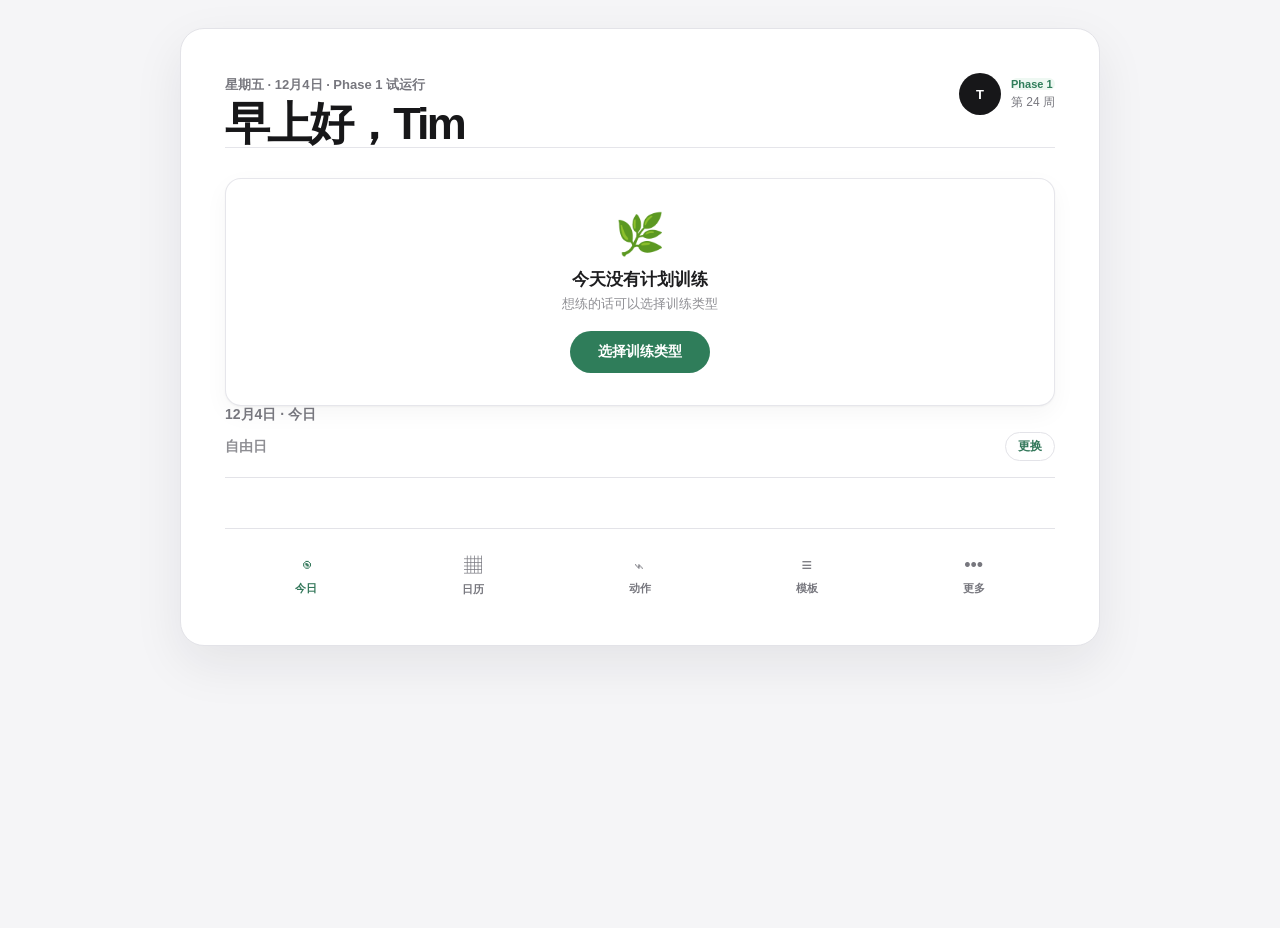
<file: index.html>
<!DOCTYPE html>
<html lang="zh-CN">
<head>
<meta charset="UTF-8">
<meta name="viewport" content="width=device-width, initial-scale=1.0, viewport-fit=cover">
<meta name="apple-mobile-web-app-capable" content="yes">
<meta name="apple-mobile-web-app-status-bar-style" content="black-translucent">
<meta name="apple-mobile-web-app-title" content="健身">
<meta name="theme-color" id="app-theme-color" content="#f5f5f7">
<title>Tim · 健身</title>
<link rel="stylesheet" href="style.css?v=20260913.2">
<link rel="manifest" href="manifest.json?v=20260913.2">
</head>
<body>

<div class="app-shell">
<div class="app-main">
<header class="app-top hdr">
  <div>
    <div class="app-kicker hdr-sub" id="hdr-sub"></div>
    <h1 class="app-title hdr-title">早上好，Tim</h1>
  </div>
  <div class="profile">
    <span class="avatar">T</span>
    <div>
      <span class="phase-chip" id="phase-chip"></span>
      <span class="profile-week" id="profile-week"></span>
    </div>
  </div>
  <div id="hdr-stats" hidden></div>
</header>

<main id="tab-today" class="tab-pane active">
  <div id="today-content"></div>
</main>

<main id="tab-cal" class="tab-pane">
  <div id="cal-content"></div>
</main>

<main id="tab-exercises" class="tab-pane">
  <div id="exercises-content"></div>
</main>

<main id="tab-templates" class="tab-pane">
  <div id="templates-content"></div>
</main>

<main id="tab-more" class="tab-pane">
  <div id="prog-content"></div>
</main>

<nav class="bottom-nav tab-bar" aria-label="主导航">
  <button class="nav-item tab active" data-tab="today"><b>◉</b><span>今日</span></button>
  <button class="nav-item tab" data-tab="cal"><b>▦</b><span>日历</span></button>
  <button class="nav-item tab" data-tab="exercises"><b>⌁</b><span>动作</span></button>
  <button class="nav-item tab" data-tab="templates"><b>≡</b><span>模板</span></button>
  <button class="nav-item tab" data-tab="more"><b>•••</b><span>更多</span></button>
</nav>
</div>
</div>

<!-- 动作说明弹窗 -->
<div class="sheet-ov" id="ex-modal-ov">
  <div class="sheet" id="ex-modal">
    <div class="sheet-handle"></div>
    <button class="sheet-close" id="ex-modal-close">×</button>
    <div id="ex-modal-body"></div>
  </div>
</div>

<!-- 完成确认单 -->
<div class="sheet-ov" id="complete-ov">
  <div class="sheet sheet-tall" id="complete-sheet">
    <div class="sheet-handle"></div>
    <div class="sheet-hdr">
      <div class="sheet-title">今日记录确认</div>
      <button class="sheet-close-sm" onclick="closeSheet('complete-ov')">×</button>
    </div>
    <div id="complete-body"></div>
  </div>
</div>

<!-- 模板选择 -->
<div class="sheet-ov" id="tmpl-ov">
  <div class="sheet" id="tmpl-sheet">
    <div class="sheet-handle"></div>
    <div class="sheet-title">选择今日训练</div>
    <div id="tmpl-pick-body"></div>
  </div>
</div>

<!-- 添加动作 -->
<div class="sheet-ov" id="add-ex-ov">
  <div class="sheet" id="add-ex-sheet">
    <div class="sheet-handle"></div>
    <div class="sheet-hdr">
      <div class="sheet-title">添加动作</div>
      <button class="sheet-close-sm" onclick="closeSheet('add-ex-ov')">×</button>
    </div>
    <div id="add-ex-list"></div>
  </div>
</div>

<!-- 编辑模板 -->
<div class="sheet-ov" id="tmpl-edit-ov">
  <div class="sheet sheet-tall" id="tmpl-edit-sheet">
    <div class="sheet-handle"></div>
    <div class="sheet-hdr">
      <div class="sheet-title">编辑训练模板</div>
      <button class="sheet-close-sm" onclick="closeSheet('tmpl-edit-ov')">×</button>
    </div>
    <div id="tmpl-edit-body"></div>
  </div>
</div>

<div class="toast" id="toast"></div>

<script src="version.js?v=20260913.2"></script>
<script src="data.js?v=20260913.2"></script>
<script src="app.js?v=20260913.2"></script>
<script>
if ('serviceWorker' in navigator) {
  navigator.serviceWorker.register('./sw.js').then(reg => {
    window.ftcSwReg = reg;
    reg.addEventListener('updatefound', () => {
      const worker = reg.installing;
      if (!worker) return;
      worker.addEventListener('statechange', () => {
        if (worker.state === 'installed' && navigator.serviceWorker.controller && window.onAppUpdateReady) {
          window.onAppUpdateReady(worker);
        }
      });
    });
  });
  navigator.serviceWorker.addEventListener('controllerchange', () => {
    if (window.ftcRefreshing) return;
    window.ftcRefreshing = true;
    window.location.reload();
  });
}
</script>
</body>
</html>
</file>
<file: style.css>
:root {
  --bg: #f5f5f7;
  --card: #ffffff;
  --bdr: #e5e5ea;
  --bdr2: #d1d1d6;
  --h1: #1d1d1f;
  --h2: #2f7d5a;
  --h3: #34c759;
  --tx: #1d1d1f;
  --tx2: #3a3a3c;
  --mu: #8e8e93;
  --gn: #2f7d5a;
  --gn2: #34c759;
  --gnl: #eef8f2;
  --bl: #0a84ff;
  --bll: #eaf4ff;
  --am: #ff9f0a;
  --aml: #fff6e5;
  --rd: #ff3b30;
  --rdl: #fff0ef;
  --br: #8e6e53;
  --brl: #f6f1ed;
  --gy: #6e6e73;
  --gyl: #f2f2f7;
  --shadow: 0 1px 2px rgba(0,0,0,.04), 0 8px 24px rgba(0,0,0,.04);
  --shadow2: 0 18px 44px rgba(0,0,0,.16);
  --r: 16px;
  --r2: 12px;
  --safe-b: env(safe-area-inset-bottom, 0px);
}

* { box-sizing: border-box; margin: 0; padding: 0; -webkit-tap-highlight-color: transparent; }
html { height: 100%; }
body {
  background: var(--bg);
  color: var(--tx);
  font-family: -apple-system, 'PingFang SC', 'Microsoft YaHei', sans-serif;
  font-size: 15px;
  min-height: 100%;
  padding-bottom: calc(60px + var(--safe-b));
}
button { font-family: inherit; cursor: pointer; border: none; }
input, textarea, select { font-family: inherit; font-size: inherit; }

/* ── HEADER ─────────────────────────────────── */
.hdr {
  background: linear-gradient(135deg, #173b2b 0%, #2d6a4f 70%, #63b58d 100%);
  color: #fff;
  padding: 56px 20px 16px;
  padding-top: max(56px, calc(44px + env(safe-area-inset-top)));
}
.hdr-top { display: flex; justify-content: space-between; align-items: flex-start; }
.hdr-title { font-size: 22px; font-weight: 800; letter-spacing: -.3px; }
.hdr-sub { font-size: 12px; opacity: .75; margin-top: 3px; }
.phase-chip {
  background: rgba(255,255,255,.18);
  border: 1px solid rgba(255,255,255,.35);
  border-radius: 20px;
  padding: 4px 12px;
  font-size: 12px;
  font-weight: 700;
  white-space: nowrap;
}
.hdr-stats {
  display: flex;
  gap: 0;
  margin-top: 14px;
  background: rgba(0,0,0,.15);
  border-radius: 10px;
  overflow: hidden;
}
.stat {
  flex: 1;
  padding: 10px 0;
  text-align: center;
  border-right: 1px solid rgba(255,255,255,.1);
  display: flex;
  flex-direction: column;
  align-items: center;
  gap: 3px;
}
.stat:last-child { border-right: none; }
.stat-v { font-size: 20px; font-weight: 800; line-height: 1; }
.stat-l { font-size: 9px; opacity: .7; text-transform: uppercase; letter-spacing: .5px; }

/* ── TAB BAR ─────────────────────────────────── */
.tab-bar {
  background: #fff;
  border-bottom: 1px solid var(--bdr);
  display: flex;
  position: sticky;
  top: 0;
  z-index: 50;
}
.tab {
  flex: 1;
  padding: 13px 0;
  text-align: center;
  font-size: 14px;
  font-weight: 700;
  color: var(--mu);
  border-bottom: 2.5px solid transparent;
  background: none;
  transition: all .15s;
}
.tab.active { color: var(--gn); border-bottom-color: var(--gn); }

/* ── TAB PANES ───────────────────────────────── */
.tab-pane { display: none; }
.tab-pane.active { display: block; }

/* ── TODAY TAB ───────────────────────────────── */
.today-wrap { padding: 14px 16px 16px; }

.today-hdr {
  background: var(--card);
  border: 1px solid var(--bdr);
  border-radius: var(--r);
  padding: 14px 16px;
  margin-bottom: 12px;
  box-shadow: var(--shadow);
}
.today-date { font-size: 13px; color: var(--mu); font-weight: 600; margin-bottom: 8px; }
.tmpl-row { display: flex; align-items: center; gap: 10px; flex-wrap: wrap; }
.tmpl-badge {
  display: inline-flex;
  align-items: center;
  gap: 5px;
  font-size: 15px;
  font-weight: 800;
  padding: 4px 12px;
  border-radius: 20px;
  color: #fff;
}
.tmpl-badge.bg-gn { background: var(--gn); }
.tmpl-badge.bg-bl { background: var(--bl); }
.tmpl-badge.bg-rd { background: var(--rd); }
.tmpl-badge.bg-am { background: var(--am); }
.tmpl-badge.bg-br { background: var(--br); }
.tmpl-badge.bg-gy { background: var(--gy); }
.jeff-rec {
  font-size: 11px;
  color: var(--am);
  font-weight: 700;
  background: var(--aml);
  padding: 2px 8px;
  border-radius: 10px;
}
.user-tmpl-chip,
.mini-chip {
  font-size: 10px;
  color: var(--bl);
  font-weight: 800;
  background: var(--bll);
  padding: 2px 7px;
  border-radius: 999px;
}
.mini-chip { margin-left: 6px; }
.switch-btn {
  margin-left: auto;
  font-size: 12px;
  font-weight: 700;
  color: var(--gn);
  background: var(--gnl);
  border: 1.5px solid var(--bdr2);
  border-radius: 20px;
  padding: 5px 12px;
}
.today-date-row {
  display: flex;
  align-items: center;
  gap: 10px;
}
.back-today-btn {
  font-size: 12px;
  font-weight: 700;
  color: var(--bl);
  background: var(--bll);
  border: none;
  border-radius: 20px;
  padding: 4px 11px;
  white-space: nowrap;
}

.no-tmpl-card {
  background: var(--card);
  border: 1.5px solid var(--bdr);
  border-radius: var(--r);
  padding: 32px 20px;
  text-align: center;
  box-shadow: var(--shadow);
}
.no-tmpl-icon { font-size: 40px; margin-bottom: 10px; }
.no-tmpl-text { font-size: 17px; font-weight: 800; color: var(--tx); margin-bottom: 4px; }
.no-tmpl-sub { font-size: 13px; color: var(--mu); margin-bottom: 18px; }
.btn-pick-tmpl {
  background: var(--gn);
  color: #fff;
  font-size: 14px;
  font-weight: 800;
  padding: 12px 28px;
  border-radius: 24px;
}

/* ── WARNING BAR ─────────────────────────────── */
.warn-bar {
  display: flex;
  gap: 8px;
  align-items: flex-start;
  background: var(--aml);
  border: 1.5px solid #f59e0b;
  border-radius: var(--r2);
  padding: 10px 14px;
  font-size: 12px;
  color: #92400e;
  margin-bottom: 12px;
  line-height: 1.4;
}

.module-summary {
  display: flex;
  gap: 6px;
  flex-wrap: wrap;
  margin: 4px 0 10px;
}
.module-summary span {
  background: #fff;
  border: 1px solid var(--bdr);
  color: var(--tx2);
  border-radius: 999px;
  padding: 4px 9px;
  font-size: 11px;
  font-weight: 700;
}
.today-tools {
  display: grid;
  grid-template-columns: repeat(3, 1fr);
  gap: 8px;
  margin-bottom: 10px;
}
.today-tools button {
  background: #fff;
  border: 1px solid var(--bdr);
  color: var(--tx2);
  border-radius: 10px;
  padding: 9px 6px;
  font-size: 12px;
  font-weight: 800;
}
.today-progress-line {
  display: flex;
  justify-content: space-between;
  color: var(--mu);
  font-size: 11px;
  font-weight: 700;
  margin: 2px 0 12px;
}

/* ── SECTION HEADER ──────────────────────────── */
.sec-hdr {
  display: flex;
  align-items: center;
  gap: 8px;
  margin: 16px 0 8px;
}
.sec-dot { width: 4px; height: 18px; border-radius: 2px; flex-shrink: 0; }
.sec-dot-gn { background: var(--gn); }
.sec-dot-bl { background: var(--bl); }
.sec-dot-rd { background: var(--rd); }
.sec-dot-am { background: var(--am); }
.sec-dot-br { background: var(--br); }
.sec-title { display: flex; flex-direction: column; gap: 1px; }
.sec-title span { font-size: 10px; font-weight: 800; text-transform: uppercase; letter-spacing: .7px; color: var(--mu); }
.sec-title strong { font-size: 14px; font-weight: 800; color: var(--tx); letter-spacing: 0; }

/* ── EXERCISE CARD ───────────────────────────── */
.ex-card {
  background: var(--card);
  border: 1px solid var(--bdr);
  border-radius: var(--r2);
  padding: 12px 13px;
  margin-bottom: 8px;
  box-shadow: var(--shadow);
  display: flex;
  align-items: center;
  gap: 10px;
}
.ex-main { flex: 1; min-width: 0; }
.ex-name { font-size: 15px; font-weight: 700; color: var(--tx); }
.ex-meta { font-size: 12px; color: var(--mu); margin-top: 3px; }
.ex-note { font-size: 11px; color: var(--am); margin-top: 4px; font-style: italic; }
.ex-btns { display: flex; gap: 6px; flex-shrink: 0; align-items: center; }
.ex-q-btn {
  min-width: 42px;
  height: 34px;
  border-radius: 17px;
  background: var(--gnl);
  border: 1px solid var(--bdr2);
  color: var(--gn);
  font-size: 12px;
  font-weight: 800;
  display: flex;
  align-items: center;
  justify-content: center;
}
.ex-link-btn {
  height: 32px;
  border-radius: 16px;
  background: var(--bll);
  color: var(--bl);
  border: 1px solid #b7d2f2;
  padding: 0 9px;
  font-size: 12px;
  font-weight: 800;
}
.ex-rm-btn {
  width: 32px;
  height: 32px;
  border-radius: 50%;
  background: var(--gyl);
  border: 1.5px solid #b0bec5;
  color: var(--gy);
  font-size: 14px;
  display: flex;
  align-items: center;
  justify-content: center;
}

/* ── BOTTOM ACTIONS ──────────────────────────── */
.rest-note {
  text-align: center;
  font-size: 12px;
  color: var(--mu);
  margin: 16px 0 10px;
  background: var(--gnl);
  border-radius: var(--r2);
  padding: 9px 14px;
}

.removed-bar {
  display: flex;
  align-items: center;
  justify-content: space-between;
  background: var(--gyl);
  border-radius: var(--r2);
  padding: 9px 14px;
  font-size: 12px;
  color: var(--gy);
  margin: 8px 0;
}
.removed-bar button {
  font-size: 12px;
  font-weight: 700;
  color: var(--gn);
  background: none;
  text-decoration: underline;
}

.add-ex-btn {
  width: 100%;
  border: 2px dashed var(--bdr2);
  border-radius: var(--r2);
  padding: 12px;
  font-size: 14px;
  font-weight: 700;
  color: var(--gn);
  background: var(--gnl);
  margin: 10px 0;
}

.complete-btn {
  width: 100%;
  background: var(--gn);
  color: #fff;
  font-size: 17px;
  font-weight: 800;
  padding: 18px;
  border-radius: var(--r);
  margin-top: 6px;
  letter-spacing: .3px;
  box-shadow: 0 4px 16px rgba(45,106,79,.35);
}
.complete-btn.done {
  background: var(--h1);
  box-shadow: none;
  font-size: 15px;
}

/* ── SHEETS / MODALS ─────────────────────────── */
.sheet-ov {
  position: fixed;
  inset: 0;
  background: rgba(16,31,24,.46);
  z-index: 200;
  display: none;
  align-items: flex-end;
  justify-content: center;
}
.sheet-ov.open { display: flex; }

.sheet {
  background: #fff;
  border-radius: 20px 20px 0 0;
  width: 100%;
  max-width: 520px;
  max-height: 85vh;
  overflow-y: auto;
  padding: 0 20px calc(20px + var(--safe-b));
  position: relative;
  box-shadow: var(--shadow2);
  -webkit-overflow-scrolling: touch;
}
.sheet-tall { max-height: 92vh; }

.sheet-handle {
  width: 38px;
  height: 4px;
  border-radius: 2px;
  background: var(--bdr2);
  margin: 14px auto 18px;
}
.sheet-close {
  position: absolute;
  top: 16px;
  right: 16px;
  background: var(--gyl);
  border-radius: 50%;
  width: 30px;
  height: 30px;
  font-size: 18px;
  color: var(--tx2);
  display: flex;
  align-items: center;
  justify-content: center;
}
.sheet-hdr {
  display: flex;
  align-items: center;
  justify-content: space-between;
  margin-bottom: 14px;
}
.sheet-title {
  font-size: 17px;
  font-weight: 800;
  color: var(--tx);
  margin-bottom: 14px;
}
.sheet-hdr .sheet-title { margin-bottom: 0; }
.sheet-close-sm {
  width: 30px;
  height: 30px;
  border-radius: 50%;
  background: var(--gyl);
  font-size: 18px;
  color: var(--tx2);
  display: flex;
  align-items: center;
  justify-content: center;
  flex-shrink: 0;
}

/* ── EX MODAL CONTENT ────────────────────────── */
.m-name { font-size: 20px; font-weight: 800; margin-bottom: 2px; }
.m-type { font-size: 13px; color: var(--mu); margin-bottom: 14px; }
.muscle-chips { display: flex; gap: 6px; flex-wrap: wrap; margin-bottom: 14px; }
.mc-chip { padding: 4px 10px; border-radius: 12px; font-size: 11px; font-weight: 700; }
.mc-p { background: var(--rdl); color: var(--rd); }
.mc-s { background: var(--aml); color: var(--am); }
.m-sec-title { font-size: 10px; font-weight: 800; text-transform: uppercase; letter-spacing: .7px; color: var(--mu); margin: 14px 0 8px; }
.purpose-box {
  background: var(--gnl);
  border: 1px solid var(--bdr2);
  border-radius: var(--r2);
  padding: 10px 12px;
  color: var(--tx2);
  font-size: 13px;
  line-height: 1.5;
  margin-bottom: 12px;
}
.purpose-box .m-sec-title { margin: 0 0 5px; color: var(--gn); }
.tech-ul, .err-ul { list-style: none; }
.tech-ul li, .err-ul li { display: flex; gap: 8px; padding: 7px 0; border-bottom: 1px solid #f5f5f5; font-size: 13px; line-height: 1.5; }
.t-n { min-width: 22px; height: 22px; border-radius: 50%; display: flex; align-items: center; justify-content: center; font-size: 10px; font-weight: 800; color: #fff; flex-shrink: 0; margin-top: 1px; }
.t-ng { background: var(--gn); }
.t-na { background: var(--am); }
.m-warn-box { background: var(--rdl); border-radius: var(--r2); padding: 10px 14px; font-size: 13px; color: #c62828; margin-top: 12px; }
.video-link-btn {
  display: flex;
  align-items: center;
  gap: 8px;
  background: #fff;
  color: var(--tx);
  border: 1px solid var(--bdr);
  border-radius: var(--r2);
  padding: 10px 14px;
  font-size: 13px;
  font-weight: 700;
  text-decoration: none;
  margin-bottom: 8px;
  flex: 1;
}
.video-link-btn span {
  color: var(--bl);
  font-size: 11px;
  min-width: 52px;
}
.video-link-btn strong {
  font-size: 13px;
  font-weight: 800;
  overflow-wrap: anywhere;
}
.link-panel { margin-top: 14px; }
.link-panel-hdr { display: flex; align-items: center; justify-content: space-between; }
.mini-action {
  background: var(--gnl);
  color: var(--gn);
  border: 1px solid var(--bdr2);
  border-radius: 999px;
  padding: 6px 10px;
  font-size: 12px;
  font-weight: 800;
}
.video-link-row { display: flex; gap: 8px; align-items: stretch; }
.link-del-btn {
  background: var(--gyl);
  color: var(--gy);
  border-radius: var(--r2);
  padding: 0 10px;
  font-size: 12px;
  font-weight: 800;
  margin-bottom: 8px;
}
.link-empty {
  background: var(--bg);
  border: 1px dashed var(--bdr2);
  border-radius: var(--r2);
  padding: 12px;
  color: var(--mu);
  font-size: 13px;
}
.link-form {
  grid-template-columns: 1fr;
  gap: 8px;
  margin-top: 10px;
}
.link-form input,
.link-form select {
  border: 1px solid var(--bdr2);
  border-radius: var(--r2);
  padding: 10px 12px;
  color: var(--tx);
  background: #fff;
}
.link-form button {
  background: var(--gn);
  color: #fff;
  border-radius: var(--r2);
  padding: 12px;
  font-weight: 800;
}

/* ── TEMPLATE PICKER ─────────────────────────── */
.tmpl-options { display: grid; gap: 10px; }
.tmpl-opt-btn {
  display: flex;
  align-items: center;
  gap: 12px;
  background: var(--card);
  border: 1px solid var(--bdr);
  border-radius: var(--r);
  padding: 14px 16px;
  text-align: left;
  transition: all .15s;
}
.tmpl-opt-btn.active-gn { border-color: var(--gn); background: var(--gnl); }
.tmpl-opt-btn.active-bl { border-color: var(--bl); background: var(--bll); }
.tmpl-opt-btn.active-rd { border-color: var(--rd); background: var(--rdl); }
.tmpl-opt-btn.active-am { border-color: var(--am); background: var(--aml); }
.tmpl-opt-btn.active-br { border-color: var(--br); background: var(--brl); }
.to-icon { font-size: 24px; }
.to-text { flex: 1; }
.to-label { font-size: 15px; font-weight: 800; }
.to-sub { font-size: 12px; color: var(--mu); margin-top: 2px; }
.tmpl-opt-rest {
  display: flex;
  align-items: center;
  justify-content: center;
  gap: 8px;
  background: var(--gyl);
  border: 2px solid #b0bec5;
  border-radius: var(--r);
  padding: 14px;
  color: var(--gy);
  font-size: 14px;
  font-weight: 700;
}

/* ── COMPLETION SHEET ────────────────────────── */
.cs-date { font-size: 13px; color: var(--mu); font-weight: 600; margin-bottom: 14px; }
.cs-sec-title { font-size: 11px; font-weight: 800; text-transform: uppercase; letter-spacing: .6px; color: var(--mu); margin: 14px 0 8px; }
.cs-ex-row {
  background: var(--bg);
  border-radius: var(--r2);
  padding: 11px 13px;
  margin-bottom: 8px;
}
.cs-ex-name { font-size: 14px; font-weight: 700; margin-bottom: 8px; }
.cs-fields { display: flex; gap: 8px; flex-wrap: wrap; }
.cs-field { display: flex; align-items: center; gap: 5px; }
.cs-inp {
  width: 68px;
  border: 1.5px solid var(--bdr2);
  border-radius: 8px;
  padding: 7px 8px;
  font-size: 14px;
  font-weight: 700;
  text-align: center;
  color: var(--tx);
  background: #fff;
}
.cs-inp:focus { outline: none; border-color: var(--gn); }
.cs-inp-sm { width: 50px; }
.cs-unit { font-size: 12px; color: var(--mu); font-weight: 600; }

.lumbar-wrap { margin: 6px 0 12px; }
.lr-row { display: flex; gap: 4px; flex-wrap: wrap; margin-bottom: 5px; }
.lr-btn {
  width: 30px;
  height: 30px;
  border-radius: 50%;
  border: 1.5px solid var(--bdr2);
  background: #fff;
  font-size: 11px;
  font-weight: 800;
  color: var(--mu);
  display: flex;
  align-items: center;
  justify-content: center;
}
.lr-btn.al { background: var(--gn); border-color: var(--gn); color: #fff; }
.lr-btn.am { background: var(--am); border-color: var(--am); color: #fff; }
.lr-btn.ah { background: var(--rd); border-color: var(--rd); color: #fff; }
.lr-legend { font-size: 10px; color: var(--mu); }

.cs-notes {
  width: 100%;
  border: 1.5px solid var(--bdr2);
  border-radius: var(--r2);
  padding: 10px;
  font-size: 14px;
  color: var(--tx);
  resize: none;
  min-height: 60px;
  margin-bottom: 14px;
}
.cs-notes:focus { outline: none; border-color: var(--gn); }

.cs-save-btn {
  width: 100%;
  background: var(--gn);
  color: #fff;
  font-size: 16px;
  font-weight: 800;
  padding: 16px;
  border-radius: var(--r);
  box-shadow: 0 4px 14px rgba(45,106,79,.3);
}

/* ── ADD EXERCISE SHEET ──────────────────────── */
.add-ex-item {
  display: flex;
  flex-direction: column;
  padding: 13px 4px;
  border-bottom: 1px solid var(--bdr);
  cursor: pointer;
}
.add-ex-item:active { background: var(--gnl); border-radius: var(--r2); }
.add-ex-name { font-size: 15px; font-weight: 700; color: var(--tx); }
.add-ex-tl { font-size: 12px; color: var(--mu); margin-top: 2px; }
.add-ex-empty { text-align: center; padding: 30px; color: var(--mu); font-size: 14px; }

/* ── TEMPLATE EDITOR ─────────────────────────── */
.tmpl-edit-note {
  background: var(--gnl);
  color: var(--gn);
  border-radius: var(--r2);
  padding: 10px 12px;
  font-size: 12px;
  font-weight: 700;
  margin-bottom: 12px;
}
.te-sec {
  border: 1px solid var(--bdr);
  border-radius: var(--r);
  overflow: hidden;
  margin-bottom: 12px;
  background: #fff;
}
.te-sec-title {
  display: flex;
  justify-content: space-between;
  gap: 8px;
  background: var(--bg);
  padding: 10px 12px;
  font-size: 12px;
  font-weight: 900;
  color: var(--tx);
}
.te-sec-title span { color: var(--mu); font-weight: 700; }
.te-row {
  display: flex;
  align-items: center;
  justify-content: space-between;
  gap: 8px;
  padding: 11px 12px;
  border-top: 1px solid var(--bdr);
}
.te-name { font-size: 14px; font-weight: 800; color: var(--tx); }
.te-meta { font-size: 11px; color: var(--mu); margin-top: 2px; }
.te-actions { display: flex; gap: 5px; flex-shrink: 0; }
.te-actions button {
  min-width: 32px;
  height: 30px;
  border-radius: 8px;
  background: var(--gyl);
  color: var(--tx2);
  font-size: 12px;
  font-weight: 800;
}
.te-add {
  display: grid;
  grid-template-columns: 1fr;
  gap: 8px;
  background: var(--bg);
  border-radius: var(--r);
  padding: 12px;
  margin: 12px 0;
}
.te-add select {
  border: 1px solid var(--bdr2);
  border-radius: 9px;
  padding: 10px;
  background: #fff;
}
.te-add button {
  background: var(--bl);
  color: #fff;
  border-radius: 9px;
  padding: 11px;
  font-weight: 800;
}

/* ── CALENDAR TAB ─────────────────────────────── */
.cal-wrap { padding: 14px 14px; }
.cal-wday-hdr { display: grid; grid-template-columns: repeat(7,1fr); gap: 5px; margin-bottom: 4px; }
.wh { text-align: center; font-size: 10px; font-weight: 700; color: var(--mu); padding: 3px 0; }
.cal-week { display: grid; grid-template-columns: repeat(7,1fr); gap: 5px; margin-bottom: 5px; }

.dc {
  background: var(--card);
  border: 1.5px solid var(--bdr);
  border-radius: 10px;
  padding: 8px 5px 7px;
  min-height: 70px;
  cursor: pointer;
  position: relative;
  display: flex;
  flex-direction: column;
  align-items: center;
  overflow: hidden;
  transition: box-shadow .15s;
}
.dc::before { content: ''; position: absolute; top: 0; left: 0; right: 0; height: 3px; background: var(--bdr2); }
.dc.tA::before  { background: var(--gn); }
.dc.tB::before  { background: var(--bl); }
.dc.tC::before  { background: var(--rd); }
.dc.tS::before  { background: var(--am); }
.dc.today { border-color: var(--gn); border-width: 2px; }
.dc.done-day { background: var(--gnl); }
.dc.empty { background: transparent; border-color: transparent; cursor: default; pointer-events: none; }
.dc-num { font-size: 14px; font-weight: 800; }
.dc-badge { font-size: 14px; margin-top: 4px; }
.dc-module { font-size: 10px; font-weight: 800; color: var(--tx2); margin-top: 6px; line-height: 1.1; }
.dc-done { font-size: 12px; position: absolute; bottom: 5px; right: 5px; }
.dc-label { font-size: 9px; font-weight: 700; color: var(--mu); margin-top: 2px; }

/* ── PROGRESS TAB ─────────────────────────────── */
.prog-wrap { padding: 14px 16px; }

.data-hero {
  background: linear-gradient(135deg, #ffffff 0%, #edf8f0 100%);
  border: 1px solid var(--bdr);
  border-radius: var(--r);
  padding: 16px;
  margin-bottom: 14px;
  box-shadow: var(--shadow);
  display: flex;
  align-items: flex-start;
  justify-content: space-between;
  gap: 14px;
}
.data-kicker {
  color: var(--gn);
  font-size: 11px;
  font-weight: 800;
  letter-spacing: .3px;
}
.data-title {
  color: var(--tx);
  font-size: 20px;
  font-weight: 900;
  margin-top: 3px;
}
.data-sub {
  color: var(--tx2);
  font-size: 12px;
  line-height: 1.45;
  margin-top: 4px;
}
.data-date {
  min-width: 76px;
  border-radius: var(--r2);
  background: var(--gn);
  color: #fff;
  padding: 10px 8px;
  text-align: center;
}
.data-date span { display: block; font-size: 14px; font-weight: 900; }
.data-date small { display: block; font-size: 9px; opacity: .78; margin-top: 2px; }

.prog-summary {
  display: grid;
  grid-template-columns: repeat(4, 1fr);
  background: var(--card);
  border: 1.5px solid var(--bdr);
  border-radius: var(--r);
  overflow: hidden;
  margin-bottom: 14px;
  box-shadow: var(--shadow);
}
.ps-item {
  padding: 12px 4px;
  text-align: center;
  border-right: 1px solid var(--bdr);
  display: flex;
  flex-direction: column;
  gap: 4px;
}
.ps-item:last-child { border-right: none; }
.ps-v { font-size: 18px; font-weight: 800; color: var(--tx); }
.ps-l { font-size: 9px; color: var(--mu); text-transform: uppercase; letter-spacing: .4px; }

.hm-card {
  background: var(--card);
  border: 1.5px solid var(--bdr);
  border-radius: var(--r);
  padding: 14px 16px;
  margin-bottom: 14px;
  box-shadow: var(--shadow);
}
.hm-title { font-size: 13px; font-weight: 800; margin-bottom: 10px; }
.hm-legend { display: flex; gap: 10px; flex-wrap: wrap; font-size: 11px; color: var(--mu); margin-bottom: 10px; align-items: center; }
.hm-legend-dot { display: inline-block; width: 10px; height: 10px; border-radius: 3px; }
.hm-gn      { background: var(--gn); }
.hm-bl      { background: var(--bl); }
.hm-rd      { background: var(--rd); }
.hm-am      { background: var(--am); }
.hm-br      { background: var(--br); }
.hm-planned { background: var(--bdr2); }
.hm-rest    { background: transparent; border: 1px solid var(--bdr); }
.hm-grid {
  display: grid;
  grid-template-columns: repeat(7, 1fr);
  gap: 5px;
}
.hm-day {
  aspect-ratio: 1;
  border-radius: 6px;
  background: var(--gyl);
  display: flex;
  flex-direction: column;
  align-items: center;
  justify-content: center;
  font-size: 9px;
  position: relative;
}
.hm-day.done-gn { background: var(--gn); color: #fff; }
.hm-day.done-bl { background: var(--bl); color: #fff; }
.hm-day.done-rd { background: var(--rd); color: #fff; }
.hm-day.done-am { background: var(--am); color: #fff; }
.hm-day.done-br { background: var(--br); color: #fff; }
.hm-day.planned { background: var(--bdr2); }
.hm-day.rest { background: transparent; border: 1px dashed var(--bdr); }
.hm-num { font-size: 9px; font-weight: 700; }
.hm-check { font-size: 9px; }

.goal-card,
.phase-card,
.sport-card,
.backup-card {
  background: var(--card);
  border: 1.5px solid var(--bdr);
  border-radius: var(--r);
  padding: 16px;
  margin-bottom: 14px;
  box-shadow: var(--shadow);
}
.section-head {
  display: flex;
  justify-content: space-between;
  gap: 12px;
  align-items: flex-start;
  margin-bottom: 12px;
}
.muted-line {
  color: var(--mu);
  font-size: 11px;
  line-height: 1.45;
  margin-top: -5px;
}
.goal-list {
  display: grid;
  gap: 10px;
}
.goal-row {
  border: 1px solid var(--bdr);
  border-radius: var(--r2);
  padding: 11px;
  display: grid;
  grid-template-columns: minmax(76px, .8fr) minmax(0, 1.2fr) minmax(0, 1.4fr) auto;
  gap: 8px;
  align-items: center;
}
.goal-name { color: var(--tx); font-size: 13px; font-weight: 900; }
.goal-target { color: var(--tx2); font-size: 12px; line-height: 1.35; }
.goal-metric { color: var(--mu); font-size: 11px; line-height: 1.35; }
.goal-row button,
.backup-actions button {
  background: var(--gnl);
  color: var(--gn);
  border: 1px solid var(--bdr2);
  border-radius: 999px;
  padding: 7px 11px;
  font-size: 12px;
  font-weight: 800;
}
.metric-grid {
  display: grid;
  grid-template-columns: repeat(2, 1fr);
  gap: 10px;
  margin-bottom: 14px;
}
.metric-card {
  background: var(--card);
  border: 1px solid var(--bdr);
  border-radius: var(--r2);
  padding: 12px;
  box-shadow: var(--shadow);
}
.metric-card span {
  display: block;
  color: var(--tx);
  font-size: 15px;
  font-weight: 900;
  line-height: 1.35;
}
.metric-card small {
  display: block;
  color: var(--mu);
  font-size: 10px;
  margin-top: 3px;
}
.pain-grid,
.sport-grid {
  display: grid;
  grid-template-columns: repeat(5, 1fr);
  gap: 9px;
  margin-bottom: 10px;
}
.sport-grid { grid-template-columns: repeat(3, 1fr); }
.pain-grid label,
.sport-grid label {
  display: flex;
  flex-direction: column;
  gap: 5px;
  color: var(--mu);
  font-size: 10px;
  font-weight: 800;
}
.pain-grid input,
.sport-grid input,
.sport-grid select {
  border: 1px solid var(--bdr2);
  border-radius: 8px;
  color: var(--tx);
  padding: 9px 8px;
  min-width: 0;
  background: #fff;
}
.mini-history {
  color: var(--mu);
  font-size: 11px;
  line-height: 1.45;
  margin-top: 9px;
}
.backup-stats {
  display: flex;
  gap: 8px;
  flex-wrap: wrap;
  margin-bottom: 12px;
}
.backup-stats span {
  background: var(--gnl);
  color: var(--gn);
  border-radius: 999px;
  padding: 5px 9px;
  font-size: 11px;
  font-weight: 800;
}
.sync-note {
  border: 1px solid var(--bdr);
  border-radius: var(--r2);
  padding: 10px 11px;
  margin-bottom: 12px;
  display: grid;
  gap: 5px;
  color: var(--tx2);
  font-size: 12px;
  line-height: 1.45;
  background: #fff;
}
.sync-note strong {
  color: var(--tx);
  font-size: 12px;
}
.backup-actions {
  display: flex;
  gap: 10px;
  flex-wrap: wrap;
}
.hidden { display: none !important; }



.checkin-card {
  background: var(--card);
  border: 1.5px solid var(--bdr);
  border-radius: var(--r);
  padding: 16px;
  margin-bottom: 14px;
  box-shadow: var(--shadow);
}
.posture-card {
  background: var(--card);
  border: 1px solid var(--bdr);
  border-radius: var(--r);
  padding: 16px;
  margin-bottom: 14px;
  box-shadow: var(--shadow);
}
.posture-hdr {
  display: flex;
  align-items: flex-start;
  justify-content: space-between;
  gap: 10px;
  margin-bottom: 12px;
}
.posture-sub {
  color: var(--mu);
  font-size: 11px;
  line-height: 1.4;
  margin-top: -6px;
}
.posture-grid {
  display: grid;
  grid-template-columns: 1fr 1fr;
  gap: 10px;
}
.posture-grid label {
  display: flex;
  flex-direction: column;
  gap: 5px;
  color: var(--mu);
  font-size: 11px;
  font-weight: 800;
}
.posture-grid input {
  border: 1px solid var(--bdr2);
  border-radius: 8px;
  padding: 9px 10px;
  font-size: 13px;
  color: var(--tx);
}
.posture-notes { margin-top: 10px; }
.posture-actions {
  background: var(--gnl);
  color: var(--gn);
  border-radius: var(--r2);
  padding: 9px 11px;
  font-size: 12px;
  line-height: 1.45;
  font-weight: 700;
}
.cc-title { font-size: 14px; font-weight: 800; margin-bottom: 12px; }
.cc-grid { display: grid; grid-template-columns: 1fr 1fr; gap: 10px; margin-bottom: 10px; }
.cc-field { display: flex; flex-direction: column; gap: 4px; }
.cc-field label { font-size: 10px; font-weight: 700; color: var(--mu); }
.cc-field input {
  border: 1.5px solid var(--bdr2);
  border-radius: 8px;
  padding: 9px 10px;
  font-size: 14px;
  color: var(--tx);
}
.cc-field input:focus { outline: none; border-color: var(--gn); }
.cc-notes {
  width: 100%;
  border: 1.5px solid var(--bdr2);
  border-radius: 8px;
  padding: 9px 10px;
  font-size: 13px;
  color: var(--tx);
  resize: none;
  min-height: 50px;
  margin-bottom: 10px;
}
.cc-notes:focus { outline: none; border-color: var(--gn); }
.btn-save {
  background: var(--gn);
  color: #fff;
  font-size: 13px;
  font-weight: 800;
  padding: 10px 20px;
  border-radius: 20px;
}

.history-card {
  background: var(--card);
  border: 1.5px solid var(--bdr);
  border-radius: var(--r);
  overflow: hidden;
  box-shadow: var(--shadow);
  margin-bottom: 14px;
}
.history-hdr { padding: 12px 16px; border-bottom: 1px solid var(--bdr); font-size: 13px; font-weight: 800; }
.history-table { width: 100%; border-collapse: collapse; font-size: 12px; }
.history-table th { background: var(--gnl); color: var(--gn); font-size: 10px; font-weight: 700; text-transform: uppercase; padding: 8px 12px; text-align: left; }
.history-table td { padding: 9px 12px; border-bottom: 1px solid var(--bdr); color: var(--tx2); }
.history-table tr:last-child td { border-bottom: none; }
.history-empty { text-align: center; padding: 24px; color: var(--mu); font-size: 13px; }

/* ── TOAST ─────────────────────────────────────── */
.toast {
  position: fixed;
  bottom: calc(28px + var(--safe-b));
  left: 50%;
  transform: translateX(-50%);
  background: var(--h1);
  color: #fff;
  padding: 11px 22px;
  border-radius: 22px;
  font-size: 14px;
  font-weight: 700;
  z-index: 400;
  opacity: 0;
  transition: opacity .25s;
  pointer-events: none;
  white-space: nowrap;
}
.toast.show { opacity: 1; }

/* ── DIET TAB ──────────────────────────────────── */
.diet-wrap { padding: 0 0 16px; }

.diet-nav {
  display: flex;
  align-items: center;
  justify-content: space-between;
  padding: 12px 16px;
  background: #fff;
  border-bottom: 1px solid var(--bdr);
  position: sticky;
  top: 0;
  z-index: 10;
}
.diet-nav-btn {
  width: 36px;
  height: 36px;
  border-radius: 50%;
  background: var(--gnl);
  border: 1.5px solid var(--bdr2);
  font-size: 20px;
  color: var(--gn);
  display: flex;
  align-items: center;
  justify-content: center;
  font-weight: 700;
}
.diet-nav-date {
  font-size: 16px;
  font-weight: 800;
  color: var(--tx);
}
.diet-nav-today {
  font-size: 11px;
  color: var(--mu);
  text-align: center;
  margin-top: 1px;
}

.diet-body { padding: 12px 16px; }

.diet-ai-tip {
  background: var(--aml);
  border: 1.5px solid #fbbf24;
  border-radius: var(--r2);
  padding: 10px 14px;
  font-size: 12px;
  color: #92400e;
  margin-bottom: 14px;
  line-height: 1.5;
}

/* 餐次卡片 */
.meal-card {
  background: var(--card);
  border: 1.5px solid var(--bdr);
  border-radius: var(--r);
  margin-bottom: 12px;
  box-shadow: var(--shadow);
  overflow: hidden;
}
.meal-hdr {
  display: flex;
  align-items: center;
  justify-content: space-between;
  padding: 12px 14px;
  border-bottom: 1px solid var(--bdr);
  background: var(--gnl);
}
.meal-hdr-left {
  display: flex;
  align-items: center;
  gap: 8px;
}
.meal-icon { font-size: 18px; }
.meal-name { font-size: 14px; font-weight: 800; color: var(--tx); }
.meal-time { font-size: 10px; color: var(--mu); margin-top: 1px; }
.meal-cal-badge {
  font-size: 12px;
  font-weight: 700;
  color: var(--gn);
  background: #fff;
  border: 1.5px solid var(--bdr2);
  border-radius: 20px;
  padding: 3px 10px;
}

.meal-body { padding: 12px 14px; }

.meal-note-inp {
  width: 100%;
  border: 1.5px solid var(--bdr2);
  border-radius: var(--r2);
  padding: 9px 12px;
  font-size: 13px;
  color: var(--tx);
  resize: none;
  min-height: 52px;
  background: var(--bg);
}
.meal-note-inp:focus { outline: none; border-color: var(--gn); background: #fff; }

.meal-cal-row {
  display: flex;
  align-items: center;
  gap: 8px;
  margin-top: 8px;
}
.meal-cal-row label { font-size: 11px; font-weight: 700; color: var(--mu); }
.meal-cal-inp {
  width: 80px;
  border: 1.5px solid var(--bdr2);
  border-radius: 8px;
  padding: 6px 8px;
  font-size: 13px;
  font-weight: 700;
  text-align: center;
  color: var(--tx);
  background: var(--bg);
}
.meal-cal-inp:focus { outline: none; border-color: var(--gn); background: #fff; }

/* 今日汇总 */
.diet-summary {
  display: flex;
  gap: 0;
  background: var(--card);
  border: 1.5px solid var(--bdr);
  border-radius: var(--r);
  overflow: hidden;
  margin-bottom: 14px;
  box-shadow: var(--shadow);
}
.diet-sum-item {
  flex: 1;
  padding: 12px 6px;
  text-align: center;
  border-right: 1px solid var(--bdr);
}
.diet-sum-item:last-child { border-right: none; }
.diet-sum-v { font-size: 19px; font-weight: 800; color: var(--tx); }
.diet-sum-l { font-size: 9px; color: var(--mu); text-transform: uppercase; letter-spacing: .4px; margin-top: 2px; }
.diet-sum-v.highlight { color: var(--gn); }

/* 饮水 */
.water-card {
  background: var(--card);
  border: 1.5px solid var(--bdr);
  border-radius: var(--r);
  padding: 14px 16px;
  margin-bottom: 12px;
  box-shadow: var(--shadow);
}
.water-title { font-size: 14px; font-weight: 800; margin-bottom: 10px; }
.water-cups { display: flex; gap: 8px; flex-wrap: wrap; margin-bottom: 6px; }
.water-cup {
  width: 38px;
  height: 38px;
  border-radius: 50%;
  border: 2px solid var(--bdr2);
  background: #fff;
  font-size: 18px;
  cursor: pointer;
  display: flex;
  align-items: center;
  justify-content: center;
  transition: all .15s;
  -webkit-tap-highlight-color: transparent;
}
.water-cup.filled { background: var(--bll); border-color: var(--bl); }
.water-note { font-size: 11px; color: var(--mu); }

/* scrollbar */
::-webkit-scrollbar { width: 3px; }
::-webkit-scrollbar-track { background: transparent; }
::-webkit-scrollbar-thumb { background: var(--bdr2); border-radius: 2px; }

@media (max-width: 430px) {
  .today-tools { grid-template-columns: 1fr; }
  .posture-grid { grid-template-columns: 1fr; }
  .prog-summary { grid-template-columns: repeat(2, 1fr); }
  .data-hero { flex-direction: column; }
  .data-date { width: 100%; }
  .goal-row { grid-template-columns: 1fr; }
  .metric-grid { grid-template-columns: 1fr; }
  .pain-grid { grid-template-columns: repeat(2, 1fr); }
  .sport-grid { grid-template-columns: 1fr 1fr; }
}


/* ── Apple white UI refinement ───────────────── */
body {
  background:
    radial-gradient(circle at 50% -20%, rgba(255,255,255,.95), transparent 320px),
    var(--bg);
  color: var(--tx);
  -webkit-font-smoothing: antialiased;
  text-rendering: optimizeLegibility;
}

button { transition: transform .14s ease, background .14s ease, border-color .14s ease, opacity .14s ease; }
button:active { transform: scale(.98); }

.hdr {
  background: rgba(255,255,255,.92);
  color: var(--tx);
  border-bottom: 1px solid rgba(229,229,234,.9);
  box-shadow: var(--shadow);
  backdrop-filter: blur(18px);
}
.hdr-title { color: var(--tx); letter-spacing: 0; }
.hdr-sub { color: var(--mu); opacity: 1; }
.phase-chip {
  color: var(--gn);
  background: var(--gnl);
  border-color: rgba(47,125,90,.18);
}
.hdr-stats {
  background: #f9f9fb;
  border: 1px solid var(--bdr);
  border-radius: 18px;
}
.stat { border-right-color: var(--bdr); }
.stat-v { color: var(--tx); }
.stat-l { color: var(--mu); opacity: 1; letter-spacing: .2px; }

.tab-bar {
  background: rgba(255,255,255,.9);
  backdrop-filter: blur(18px);
}
.tab {
  color: var(--mu);
  border-bottom-width: 3px;
}
.tab.active { color: var(--tx); border-bottom-color: var(--gn); }

.today-wrap,
.prog-wrap,
.diet-body,
.cal-wrap { max-width: 760px; margin: 0 auto; }

.today-hdr,
.no-tmpl-card,
.ex-card,
.meal-card,
.water-card,
.diet-summary,
.data-hero,
.prog-summary,
.hm-card,
.goal-card,
.phase-card,
.sport-card,
.backup-card,
.checkin-card,
.posture-card,
.history-card {
  border: 1px solid rgba(229,229,234,.95);
  box-shadow: var(--shadow);
}

.today-hdr {
  border-radius: 20px;
  padding: 16px;
}
.tmpl-badge {
  color: var(--tx);
  background: #f2f2f7 !important;
  border: 1px solid var(--bdr);
}
.tmpl-badge.bg-gn { box-shadow: inset 4px 0 0 var(--gn); }
.tmpl-badge.bg-bl { box-shadow: inset 4px 0 0 var(--bl); }
.tmpl-badge.bg-rd { box-shadow: inset 4px 0 0 var(--rd); }
.tmpl-badge.bg-am { box-shadow: inset 4px 0 0 var(--am); }
.tmpl-badge.bg-br { box-shadow: inset 4px 0 0 var(--br); }
.tmpl-badge.bg-gy { box-shadow: inset 4px 0 0 var(--gy); }
.jeff-rec,
.user-tmpl-chip,
.mini-chip {
  background: #f2f2f7;
  color: var(--gy);
  border: 1px solid var(--bdr);
}
.switch-btn,
.back-today-btn,
.mini-action,
.goal-row button,
.backup-actions button {
  background: #fff;
  color: var(--gn);
  border: 1px solid var(--bdr);
}
.module-summary span {
  background: #fff;
  color: var(--gy);
  border-color: var(--bdr);
}

.today-maintenance {
  background: rgba(255,255,255,.78);
  border: 1px solid var(--bdr);
  border-radius: var(--r2);
  margin: 0 0 10px;
  overflow: hidden;
}
.today-maintenance summary {
  list-style: none;
  cursor: pointer;
  padding: 10px 12px;
  color: var(--mu);
  font-size: 12px;
  font-weight: 800;
}
.today-maintenance summary::-webkit-details-marker { display: none; }
.today-maintenance summary::after { content: '展开'; float: right; color: var(--gn); }
.today-maintenance[open] summary::after { content: '收起'; }
.today-maintenance .today-tools {
  margin: 0;
  padding: 0 10px 10px;
}
.today-tools button {
  background: #f9f9fb;
  color: var(--gy);
  border-color: var(--bdr);
}

.sec-dot { width: 3px; height: 20px; }
.ex-card {
  border-radius: 18px;
  padding: 14px;
}
.ex-name { font-size: 16px; letter-spacing: 0; }
.ex-meta { color: var(--gy); }
.ex-note { color: #c76b00; font-style: normal; }
.ex-q-btn,
.ex-link-btn,
.ex-rm-btn {
  border-color: var(--bdr);
  box-shadow: none;
}
.ex-q-btn { background: #f9f9fb; color: var(--tx); }
.ex-link-btn { background: var(--bll); color: var(--bl); }
.ex-rm-btn { background: #f9f9fb; color: var(--gy); }
.rest-note,
.add-ex-btn {
  background: #fff;
  border-color: var(--bdr);
  color: var(--gy);
}
.complete-btn,
.btn-save,
.cs-save-btn,
.link-form button {
  background: var(--tx);
  box-shadow: none;
}
.complete-btn.done { background: var(--gn); }

.sheet-ov { background: rgba(0,0,0,.32); }
.sheet {
  border: 1px solid rgba(255,255,255,.7);
  border-radius: 24px 24px 0 0;
}
.sheet-close,
.sheet-close-sm {
  background: #f2f2f7;
  color: var(--gy);
}
.purpose-box,
.tmpl-edit-note,
.posture-actions {
  background: #f9f9fb;
  border-color: var(--bdr);
  color: var(--tx2);
}
.m-warn-box {
  background: #fff6f5;
  border: 1px solid rgba(255,59,48,.18);
}

.cal-wrap { padding-top: 18px; }
.cal-wday-hdr,
.cal-week { gap: 7px; }
.dc {
  border: 1px solid var(--bdr);
  border-radius: 14px;
  box-shadow: none;
  background: #fff;
}
.dc::before { height: 2px; }
.dc.today {
  border-color: var(--tx);
  border-width: 1.5px;
}
.dc.done-day { background: #f9f9fb; }
.dc-done { color: var(--gn); }

.tmpl-opt-btn .to-icon {
  width: 42px;
  height: 42px;
  display: inline-flex;
  align-items: center;
  justify-content: center;
  flex: 0 0 auto;
  border-radius: 12px;
  background: #f2f2f7;
  color: var(--tx);
  font-size: 15px;
  font-weight: 850;
  letter-spacing: 0;
}
.tmpl-opt-btn.active-bl .to-icon { background: var(--bll); color: var(--bl); }
.tmpl-opt-btn.active-rd .to-icon { background: var(--rdl); color: var(--rd); }
.tmpl-opt-btn.active-am .to-icon { background: var(--aml); color: #bb7100; }
.tmpl-opt-btn.active-gn .to-icon { background: var(--gnl); color: var(--gn); }

.diet-nav {
  background: rgba(255,255,255,.9);
  backdrop-filter: blur(18px);
}
.diet-nav-btn {
  background: #fff;
  border-color: var(--bdr);
  color: var(--tx);
}
.diet-ai-tip {
  background: #fffaf0;
  border: 1px solid rgba(255,159,10,.35);
  color: #8a4f00;
}
.meal-hdr {
  background: #f9f9fb;
}
.meal-cal-badge {
  color: var(--tx);
  border-color: var(--bdr);
}
.meal-note-inp,
.meal-cal-inp {
  background: #fff;
  border-color: var(--bdr);
}

.data-hero {
  background: #fff;
  border-radius: 20px;
}
.data-kicker { color: var(--mu); }
.data-date {
  background: #f2f2f7;
  color: var(--tx);
}
.metric-card {
  background: #fff;
  border-color: var(--bdr);
}
.backup-stats span {
  background: #f2f2f7;
  color: var(--gy);
}
.sync-note {
  background: #f9f9fb;
  border-color: var(--bdr);
}
.history-table th {
  background: #f9f9fb;
  color: var(--gy);
}

@media (max-width: 430px) {
  .hdr { padding-left: 16px; padding-right: 16px; }
  .ex-card { align-items: flex-start; }
  .ex-btns { gap: 5px; }
  .ex-q-btn { min-width: 38px; }
  .ex-rm-btn { width: 30px; height: 30px; }
}

/* ── 日夜视觉系统 · 2026.08.30 ─────────────── */
body { transition: background-color .28s ease, color .28s ease; }
body[data-theme="day"] {
  --bg: #f5f5f7; --card: #ffffff; --bdr: #e5e5ea; --bdr2: #d1d1d6;
  --h1: #1d1d1f; --h2: #2f7d5a; --h3: #34c759; --tx: #1d1d1f; --tx2: #3a3a3c;
  --mu: #8e8e93; --gn: #2f7d5a; --gn2: #34c759; --gnl: #eef8f2;
  --bl: #0a84ff; --bll: #eaf4ff; --shadow: 0 1px 2px rgba(0,0,0,.04), 0 8px 24px rgba(0,0,0,.04);
}
body[data-theme="day"] .hdr { background: #fff; color: var(--tx); border-bottom: 1px solid var(--bdr); }
body[data-theme="day"] .hdr-sub, body[data-theme="day"] .stat-l { color: var(--mu); opacity: 1; }
body[data-theme="day"] .phase-chip { color: var(--gn); background: var(--gnl); border-color: #cfe7d7; }
body[data-theme="day"] .hdr-stats { background: #f5f5f7; }
body[data-theme="day"] .stat { border-color: var(--bdr); }
body[data-theme="day"] .stat-v { color: var(--tx); }

body[data-theme="night"] {
  --bg: #0c0d0f; --card: #17191d; --bdr: #292d33; --bdr2: #3a4048;
  --h1: #f5f7f8; --h2: #b8f36b; --h3: #b8f36b; --tx: #f5f7f8; --tx2: #d3d8dd;
  --mu: #8f969e; --gn: #b8f36b; --gn2: #b8f36b; --gnl: #27311e;
  --bl: #6bd5ff; --bll: #172c35; --am: #ffb454; --aml: #3b2d19;
  --rd: #ff7d73; --rdl: #3b201f; --gy: #a9afb6; --gyl: #202328;
  --shadow: 0 18px 44px rgba(0,0,0,.24); --shadow2: 0 24px 60px rgba(0,0,0,.45);
}
body[data-theme="night"] .hdr { background: linear-gradient(135deg, #101511 0%, #18241a 70%, #263d25 100%); }
body[data-theme="night"] .tab-bar { background: rgba(23,25,29,.94); border-color: var(--bdr); }
body[data-theme="night"] .tab { color: var(--mu); }
body[data-theme="night"] .tab.active { color: var(--gn); border-color: var(--gn); }
body[data-theme="night"] .today-hdr, body[data-theme="night"] .no-tmpl-card, body[data-theme="night"] .ex-card,
body[data-theme="night"] .metric-card, body[data-theme="night"] .data-hero, body[data-theme="night"] .cc-card,
body[data-theme="night"] .backup-card, body[data-theme="night"] .sync-note, body[data-theme="night"] .history-table,
body[data-theme="night"] .progress-card { background: var(--card); border-color: var(--bdr); box-shadow: var(--shadow); }
body[data-theme="night"] .today-tools button, body[data-theme="night"] .module-summary span,
body[data-theme="night"] .add-ex-btn, body[data-theme="night"] .data-date, body[data-theme="night"] .backup-stats span { background: #202328; border-color: var(--bdr); color: var(--tx2); }
body[data-theme="night"] .ex-card, body[data-theme="night"] .exercise-row, body[data-theme="night"] .metric-card,
body[data-theme="night"] input, body[data-theme="night"] textarea, body[data-theme="night"] select { background: #1d2024; color: var(--tx); border-color: var(--bdr2); }
body[data-theme="night"] .sec-title, body[data-theme="night"] .data-sub, body[data-theme="night"] .muted-line,
body[data-theme="night"] .history-empty, body[data-theme="night"] .tmpl-edit-note { color: var(--mu); }
body[data-theme="night"] .diet-nav, body[data-theme="night"] .meal-hdr, body[data-theme="night"] .meal-note-inp,
body[data-theme="night"] .meal-cal-inp { background: var(--card); border-color: var(--bdr); color: var(--tx); }

/* 首页结构对齐设计预览：训练状态先于动作清单 */
.hdr { max-width: 820px; margin: 18px auto 0; padding: 30px 34px 0; background: transparent; border: 0; box-shadow: none; }
.hdr-title { font-size: 34px; letter-spacing: -.06em; }
.hdr-stats { display: none; }
.today-wrap { max-width: 820px; padding: 18px 20px 36px; display:flex; flex-direction:column; }
.today-wrap > .session-hero { order:1; }
.today-wrap > .today-metrics { order:2; }
.today-wrap > .today-hdr { order:3; }
.today-wrap > .module-summary { order:4; }
.today-wrap > .today-maintenance { order:5; }
.today-wrap > .today-progress-line { order:6; }
.today-wrap > .warn-bar { order:7; }
.today-wrap > .sec-hdr, .today-wrap > .ex-card, .today-wrap > .removed-bar,
.today-wrap > .rest-note, .today-wrap > .add-ex-btn, .today-wrap > .complete-btn { order:8; }
.today-hdr { padding: 20px; border-radius: 24px; }
.today-date { font-size: 14px; }
.tmpl-badge { font-size: 16px; padding: 7px 14px; border-radius: 14px; }
.session-hero { display:grid; grid-template-columns:minmax(0,1fr) 132px; gap:18px; align-items:center; margin:0 0 14px; padding:24px; border-radius:22px; background:var(--gnl); border:1px solid transparent; }
.session-kicker { color:var(--gn); font-size:11px; font-weight:850; letter-spacing:.12em; }
.session-copy h2 { margin:7px 0 7px; color:var(--tx); font-size:28px; letter-spacing:-.06em; }
.session-copy p { margin:0; color:var(--mu); font-size:13px; line-height:1.55; }
.progress-ring { width:116px; height:116px; margin:auto; display:grid; place-content:center; text-align:center; border-radius:50%; background:conic-gradient(var(--gn) 0 var(--progress), rgba(142,142,147,.2) var(--progress) 100%); position:relative; }
.progress-ring::after { content:""; position:absolute; inset:9px; border-radius:50%; background:var(--card); }
.progress-ring strong, .progress-ring span { position:relative; z-index:1; }
.progress-ring strong { font-size:25px; letter-spacing:-.05em; }
.progress-ring span { margin-top:2px; color:var(--mu); font-size:10px; }
.today-metrics { display:grid; grid-template-columns:repeat(3,1fr); gap:9px; margin-bottom:24px; }
.today-metrics > div { padding:14px 15px; border:1px solid var(--bdr); border-radius:16px; background:var(--card); }
.today-metrics strong { display:block; color:var(--tx); font-size:21px; letter-spacing:-.05em; }
.today-metrics span { display:block; margin-top:3px; color:var(--mu); font-size:11px; }
.module-summary { margin-top:0; }
body[data-theme="night"] .session-hero { background:linear-gradient(135deg,#1b2819,#17201b); border-color:#35452e; }
body[data-theme="night"] .progress-ring::after { background:var(--card); }
body[data-theme="night"] .today-metrics > div { background:#17191d; border-color:var(--bdr); }
body[data-theme="night"] .today-hdr, body[data-theme="night"] .today-metrics > div { box-shadow:var(--shadow); }
body[data-theme="day"] .session-hero { background:var(--gnl); }
@media (max-width:430px) {
  .today-wrap { padding-left:14px; padding-right:14px; }
  .session-hero { grid-template-columns:1fr 104px; padding:18px; }
  .session-copy h2 { font-size:24px; }
  .progress-ring { width:92px; height:92px; }
  .progress-ring strong { font-size:20px; }
}

/* ── 正式 UI：严格采用 design-preview.html ───── */
:root {
  --preview-panel: #fff;
  --preview-panel-2: #f0f0f2;
  --preview-ink: #171719;
  --preview-muted: #77777e;
  --preview-line: #e3e3e8;
  --preview-accent: #34785b;
  --preview-accent-soft: #e7f2eb;
  --preview-radius: 24px;
  --preview-shadow: 0 18px 50px rgba(25,25,35,.08);
}
body[data-theme="night"] {
  --preview-panel: #17191d;
  --preview-panel-2: #111316;
  --preview-ink: #f5f7f8;
  --preview-muted: #8f969e;
  --preview-line: #292d33;
  --preview-accent: #b8f36b;
  --preview-accent-soft: #27311e;
  --preview-radius: 18px;
  --preview-shadow: 0 24px 60px rgba(0,0,0,.35);
}
body { background: var(--bg); color: var(--preview-ink); }
.app-shell { width:min(920px, calc(100% - 28px)); margin:28px auto 56px; }
.app-main { background:var(--preview-panel); border:1px solid var(--preview-line); border-radius:var(--preview-radius); box-shadow:var(--preview-shadow); padding:clamp(24px,4.5vw,44px); overflow:hidden; }
.app-main > .hdr { max-width:none; margin:0; padding:0; border:0; border-radius:0; background:transparent !important; box-shadow:none; backdrop-filter:none; }
.app-top { display:flex; justify-content:space-between; align-items:flex-start; gap:18px; }
.app-kicker { color:var(--preview-muted) !important; font-size:13px; font-weight:750; opacity:1; }
.app-title { margin:6px 0 0; color:var(--preview-ink) !important; font-size:clamp(30px,5vw,45px); font-weight:800; letter-spacing:-.065em; line-height:1.05; }
.profile { display:flex; align-items:center; gap:10px; color:var(--preview-muted); font-size:12px; white-space:nowrap; }
.profile > div { display:flex; flex-direction:column; gap:4px; }
.avatar { display:grid; place-items:center; width:42px; height:42px; border-radius:50%; color:#fff; background:var(--preview-ink); font-size:13px; font-weight:850; }
body[data-theme="night"] .avatar { color:#15200e; background:var(--preview-accent); }
.app-main .phase-chip { padding:0; color:var(--preview-muted); background:transparent; border:0; font-size:11px; font-weight:700; }
.profile-week { color:var(--preview-muted); font-size:12px; }
.app-main .tab-pane { padding-top:30px; }
.today-wrap, .cal-wrap, .prog-wrap, .library-wrap { max-width:none; padding:0; margin:0; }
.today-wrap { display:flex; flex-direction:column; }
.today-wrap > .session-hero { order:1; }
.today-wrap > .today-metrics { order:2; }
.today-wrap > .today-hdr { order:3; }
.today-wrap > .module-summary { order:4; }
.today-wrap > .today-maintenance { order:5; }
.today-wrap > .today-progress-line { order:6; }
.today-wrap > .workout-section-head { order:7; }
.today-wrap > .warn-bar { order:8; }
.today-wrap > .workout-list { order:9; }
.today-wrap > .removed-bar, .today-wrap > .rest-note, .today-wrap > .add-ex-btn, .today-wrap > .complete-btn { order:10; }
.hero, .session-hero { display:grid; grid-template-columns:minmax(0,1fr) 150px; gap:22px; align-items:center; margin:0 0 26px; padding:28px; border:0; border-radius:calc(var(--preview-radius) - 6px); background:var(--preview-accent-soft) !important; }
body[data-theme="night"] .hero { background:linear-gradient(135deg,#1c2718,#17201b) !important; }
.hero-label, .session-kicker { color:var(--preview-accent); font-size:12px; font-weight:850; letter-spacing:.08em; }
.hero h2, .session-copy h2 { margin:8px 0; color:var(--preview-ink); font-size:30px; letter-spacing:-.055em; }
.hero-copy, .session-copy p { margin:0; color:var(--preview-muted); font-size:13px; line-height:1.6; }
.ring, .progress-ring { width:132px; height:132px; display:grid; place-items:center; border-radius:50%; background:conic-gradient(var(--preview-accent) 0 var(--progress), rgba(110,115,120,.18) var(--progress) 100%); position:relative; }
.ring::after, .progress-ring::after { content:""; position:absolute; inset:10px; border-radius:50%; background:var(--preview-panel); }
.ring-value { position:relative; z-index:1; text-align:center; }
.ring-value strong { display:block; color:var(--preview-ink); font-size:27px; letter-spacing:-.05em; }
.ring-value span { display:block; margin-top:2px; color:var(--preview-muted); font-size:10px; }
.metrics, .today-metrics { display:grid; grid-template-columns:repeat(3,1fr); gap:10px; margin:0 0 32px; }
.metric, .today-metrics > div { padding:17px; border:1px solid var(--preview-line); border-radius:16px; background:var(--preview-panel); box-shadow:none; }
.metric strong, .today-metrics strong { display:block; color:var(--preview-ink); font-size:23px; letter-spacing:-.05em; }
.metric span, .today-metrics span { display:block; margin-top:4px; color:var(--preview-muted); font-size:11px; }
.today-hdr { padding:0 0 16px; margin:0 0 16px; border:0; border-bottom:1px solid var(--preview-line); border-radius:0; background:transparent; box-shadow:none; }
.today-date { color:var(--preview-muted); }
.tmpl-badge { padding:5px 10px; border:0; border-radius:9px; color:var(--preview-ink); background:var(--preview-panel-2) !important; box-shadow:none !important; }
.switch-btn { color:var(--preview-accent); background:transparent; border:1px solid var(--preview-line); }
.module-summary, .today-progress-line { display:none; }
.today-maintenance { margin:0 0 24px; background:transparent; border-color:var(--preview-line); }
.section-head { display:flex; align-items:flex-end; justify-content:space-between; margin:0 0 14px; }
.section-head h2, .section-head h3 { margin:0; color:var(--preview-ink); font-size:21px; letter-spacing:-.04em; }
.section-head button, .section-head > span { color:var(--preview-accent); background:transparent; border:0; font-size:12px; font-weight:800; }
.workout-list { display:grid; gap:10px; }
.workout-list .sec-hdr { margin:16px 0 0; }
.workout-list .sec-title span { color:var(--preview-muted); }
.workout-list .sec-title strong { color:var(--preview-ink); }
.workout, .ex-card { display:grid; grid-template-columns:44px minmax(0,1fr) auto; gap:14px; align-items:center; margin:0; padding:15px 16px; border:1px solid var(--preview-line); border-radius:16px; background:var(--preview-panel); box-shadow:none; cursor:pointer; text-align:left; }
.workout.done { border-color:transparent; background:var(--preview-accent-soft); }
body[data-theme="night"] .workout.done { background:#27311e; }
.workout-icon { display:grid; place-items:center; width:42px; height:42px; border:0; border-radius:12px; color:var(--preview-accent); background:var(--preview-accent-soft); font-size:20px; }
.workout.done .workout-icon { color:#fff; background:var(--preview-accent); }
body[data-theme="night"] .workout.done .workout-icon { color:#15200e; }
.workout-name { display:block; color:var(--preview-ink); font-size:15px; font-weight:820; }
.workout-meta { display:block; margin-top:4px; color:var(--preview-muted); font-size:11px; }
.workout .ex-note { color:var(--am); font-size:10px; }
.workout-result { text-align:right; color:var(--preview-muted); font-size:10px; }
.workout-result strong { display:block; color:var(--preview-ink); font-size:14px; }
.workout-result span { display:block; margin-top:3px; }
.workout .ex-btns { display:none; }
.warn-bar { margin:0 0 16px; }
.rest-note, .add-ex-btn, .complete-btn { margin-top:12px; border-radius:14px; }
.bottom-nav.tab-bar { position:static; display:grid; grid-template-columns:repeat(5,1fr); gap:4px; margin-top:34px; padding:20px 0 0; border:0; border-top:1px solid var(--preview-line); background:transparent; backdrop-filter:none; }
.bottom-nav .tab { min-width:0; padding:4px 2px; color:var(--preview-muted); border:0; background:transparent; font-size:11px; font-weight:650; }
.bottom-nav .tab b { display:block; margin-bottom:5px; color:inherit; font-size:18px; font-weight:500; }
.bottom-nav .tab.active { color:var(--preview-accent); }
.library-wrap, .prog-wrap, .cal-wrap { min-height:480px; }
.page-section-head { margin-bottom:20px; }
.page-kicker { display:block; margin-bottom:6px; color:var(--preview-accent); font-size:11px; font-weight:850; letter-spacing:.09em; }
.library-workout { width:100%; font-family:inherit; }
.library-workout > span:nth-child(2) { min-width:0; }
.template-grid { display:grid; grid-template-columns:repeat(2,minmax(0,1fr)); gap:12px; }
.template-card { display:grid; grid-template-columns:46px minmax(0,1fr) auto; gap:12px; align-items:center; padding:18px; border:1px solid var(--preview-line); border-radius:16px; background:var(--preview-panel); }
.template-card-icon { display:grid; place-items:center; width:46px; height:46px; border-radius:13px; color:var(--preview-accent); background:var(--preview-accent-soft); font-weight:850; }
.template-card h3 { margin:0; color:var(--preview-ink); font-size:15px; }
.template-card p { margin:4px 0 0; color:var(--preview-muted); font-size:11px; }
.template-card button { padding:8px 10px; border:0; border-radius:10px; color:var(--preview-accent); background:var(--preview-accent-soft); font-weight:800; }
.cal-wrap, .prog-wrap { color:var(--preview-ink); }
body[data-theme="night"] .cal-wrap, body[data-theme="night"] .prog-wrap,
body[data-theme="night"] .library-wrap { --card:var(--preview-panel); --tx:var(--preview-ink); --mu:var(--preview-muted); --bdr:var(--preview-line); }
@media (max-width:640px) {
  .app-shell { width:100%; margin:0; }
  .app-main { min-height:100vh; padding:24px 18px calc(20px + env(safe-area-inset-bottom)); border:0; border-radius:0; }
  .profile .phase-chip { display:none; }
  .hero, .session-hero { grid-template-columns:minmax(0,1fr) 108px; padding:20px; }
  .ring, .progress-ring { width:100px; height:100px; }
  .metrics, .today-metrics { gap:7px; }
  .metric, .today-metrics > div { padding:13px 10px; }
  .metric strong, .today-metrics strong { font-size:19px; }
  .template-grid { grid-template-columns:1fr; }
}
@media (max-width:420px) {
  .app-title { font-size:30px; }
  .profile-week { display:none; }
  .hero, .session-hero { grid-template-columns:1fr; }
  .ring, .progress-ring { width:96px; height:96px; margin:6px auto 0; }
  .workout, .ex-card { grid-template-columns:40px minmax(0,1fr) auto; padding:13px 12px; }
  .workout-icon { width:40px; height:40px; }
}

/* 夜间模式：底部弹层必须与主界面使用同一套深色层级 */
body[data-theme="night"] .sheet {
  background: var(--preview-panel) !important;
  color: var(--preview-ink) !important;
  border-color: var(--preview-line) !important;
}
body[data-theme="night"] .sheet-title,
body[data-theme="night"] .m-name,
body[data-theme="night"] .to-label,
body[data-theme="night"] .tmpl-opt-btn,
body[data-theme="night"] .tmpl-opt-rest {
  color: var(--preview-ink) !important;
}
body[data-theme="night"] .sheet-handle {
  background: var(--preview-muted) !important;
}
body[data-theme="night"] .sheet-close,
body[data-theme="night"] .sheet-close-sm {
  color: var(--preview-ink) !important;
  background: var(--preview-panel-2) !important;
  border-color: var(--preview-line) !important;
}
body[data-theme="night"] .tmpl-opt-btn {
  background: var(--preview-panel-2) !important;
  border-color: var(--preview-line) !important;
}
body[data-theme="night"] .tmpl-opt-btn[class*="active-"] {
  background: var(--preview-accent-soft) !important;
  border-color: var(--preview-accent) !important;
}
body[data-theme="night"] .to-sub,
body[data-theme="night"] .m-type,
body[data-theme="night"] .m-sec-title {
  color: var(--preview-muted) !important;
}
body[data-theme="night"] .to-icon {
  background: var(--preview-accent-soft) !important;
  color: var(--preview-accent) !important;
}
body[data-theme="night"] .tmpl-opt-rest {
  background: var(--preview-panel-2) !important;
  border-color: var(--preview-line) !important;
}

/* 手机端：当天动作移除与分类动作选择 */
.workout.ex-card {
  grid-template-columns: 44px minmax(0, 1fr) auto auto;
}
.workout .ex-rm-btn {
  display: inline-flex;
  align-items: center;
  justify-content: center;
  width: auto;
  min-width: 48px;
  min-height: 36px;
  padding: 0 10px;
  border: 1px solid #f1c7c3;
  border-radius: 11px;
  background: #fff3f2;
  color: #b4463d;
  font-size: 12px;
  font-weight: 800;
  line-height: 1;
}
.workout .ex-rm-btn:active {
  background: #ffe7e4;
}
body[data-theme="night"] .workout .ex-rm-btn {
  border-color: #70433f;
  background: #352321;
  color: #ffaaa2;
}
.add-ex-group {
  margin: 0 0 22px;
}
.add-ex-group-title {
  position: sticky;
  top: 0;
  z-index: 1;
  display: flex;
  align-items: center;
  justify-content: space-between;
  padding: 9px 4px;
  border-bottom: 1px solid var(--preview-line, var(--bdr));
  background: var(--preview-panel, var(--card));
  color: var(--preview-ink, var(--tx));
}
.add-ex-group-title strong {
  font-size: 15px;
}
.add-ex-group-title span {
  color: var(--preview-muted, var(--mu));
  font-size: 11px;
  font-weight: 700;
}
.add-ex-group .add-ex-item {
  width: 100%;
  border: 0;
  border-bottom: 1px solid var(--preview-line, var(--bdr));
  border-radius: 0;
  background: transparent;
  color: inherit;
  font-family: inherit;
  text-align: left;
}
body[data-theme="night"] .add-ex-group-title {
  background: var(--preview-panel);
}
@media (max-width: 420px) {
  .workout.ex-card {
    grid-template-columns: 40px minmax(0, 1fr) auto;
  }
  .workout.ex-card .workout-result {
    grid-column: 3;
    grid-row: 1;
  }
  .workout.ex-card .ex-rm-btn {
    grid-column: 3;
    grid-row: 2;
    justify-self: end;
    min-height: 34px;
  }
}
</file>
